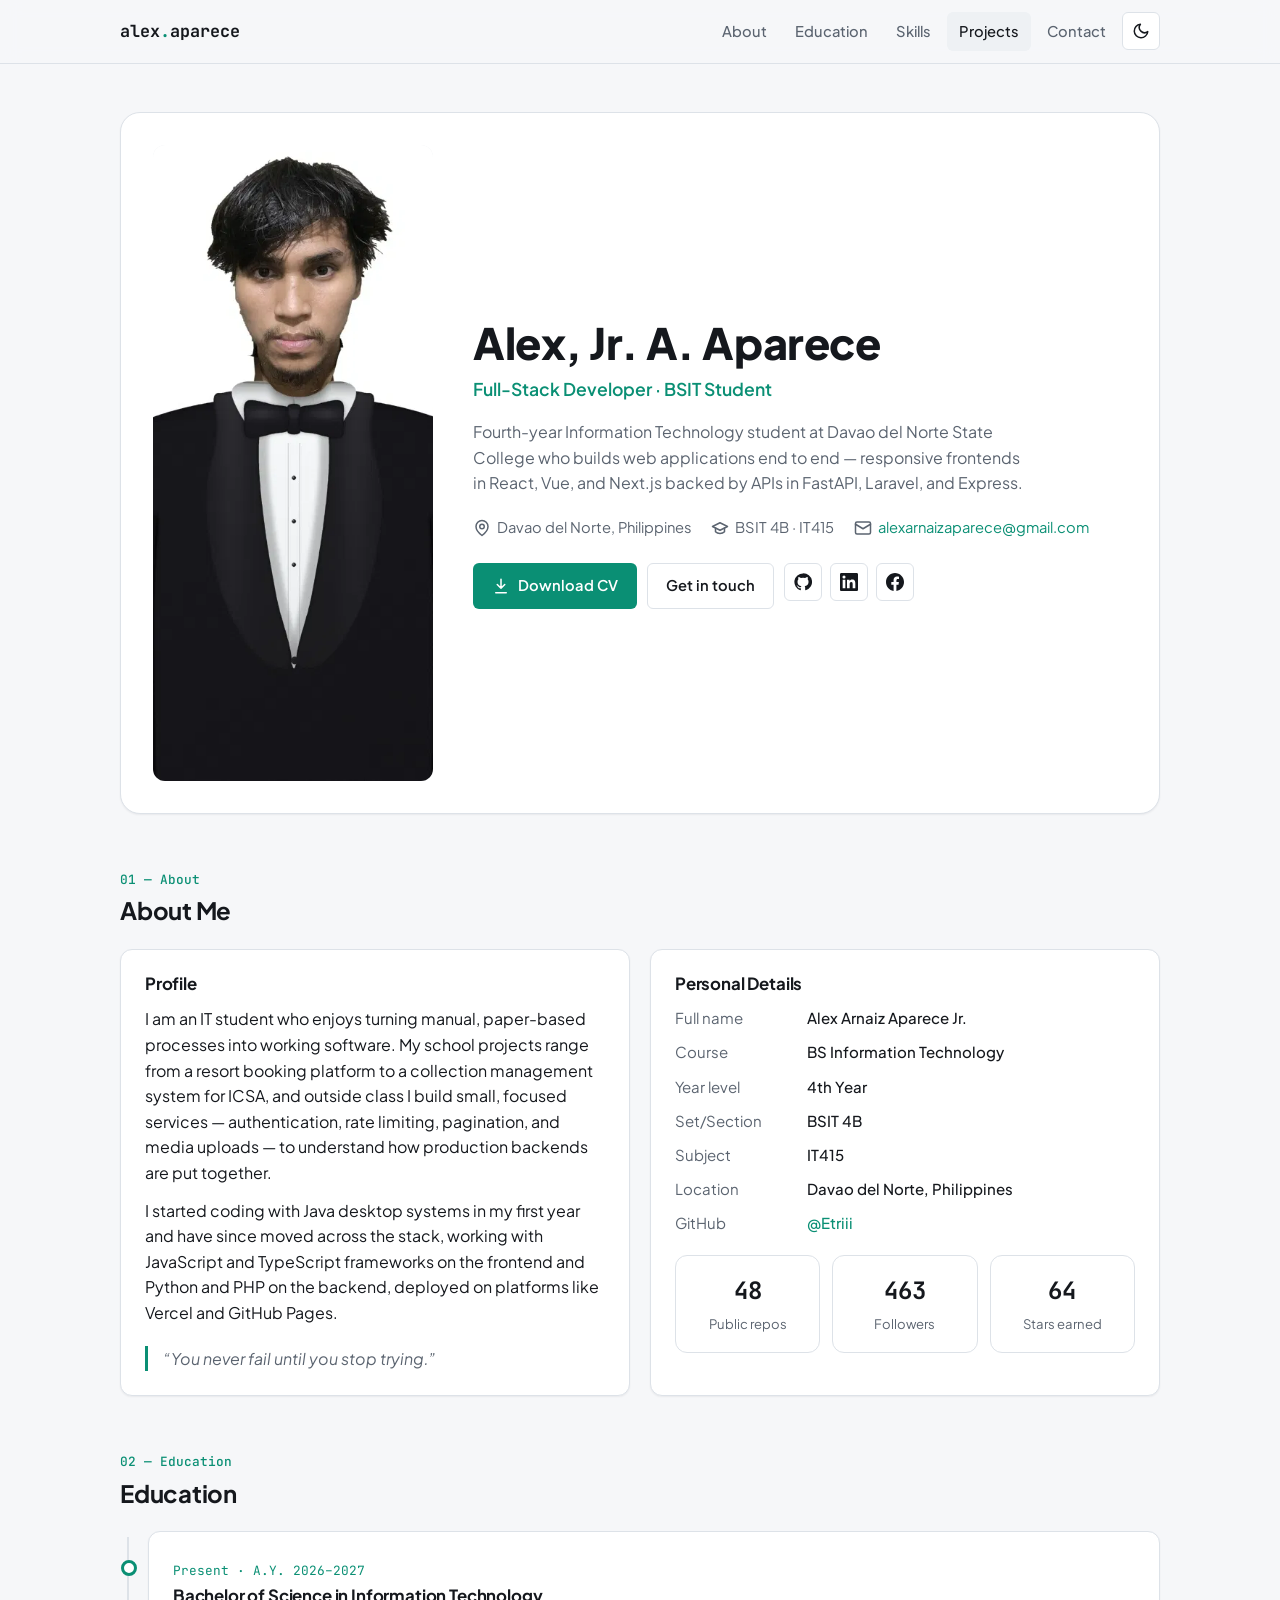
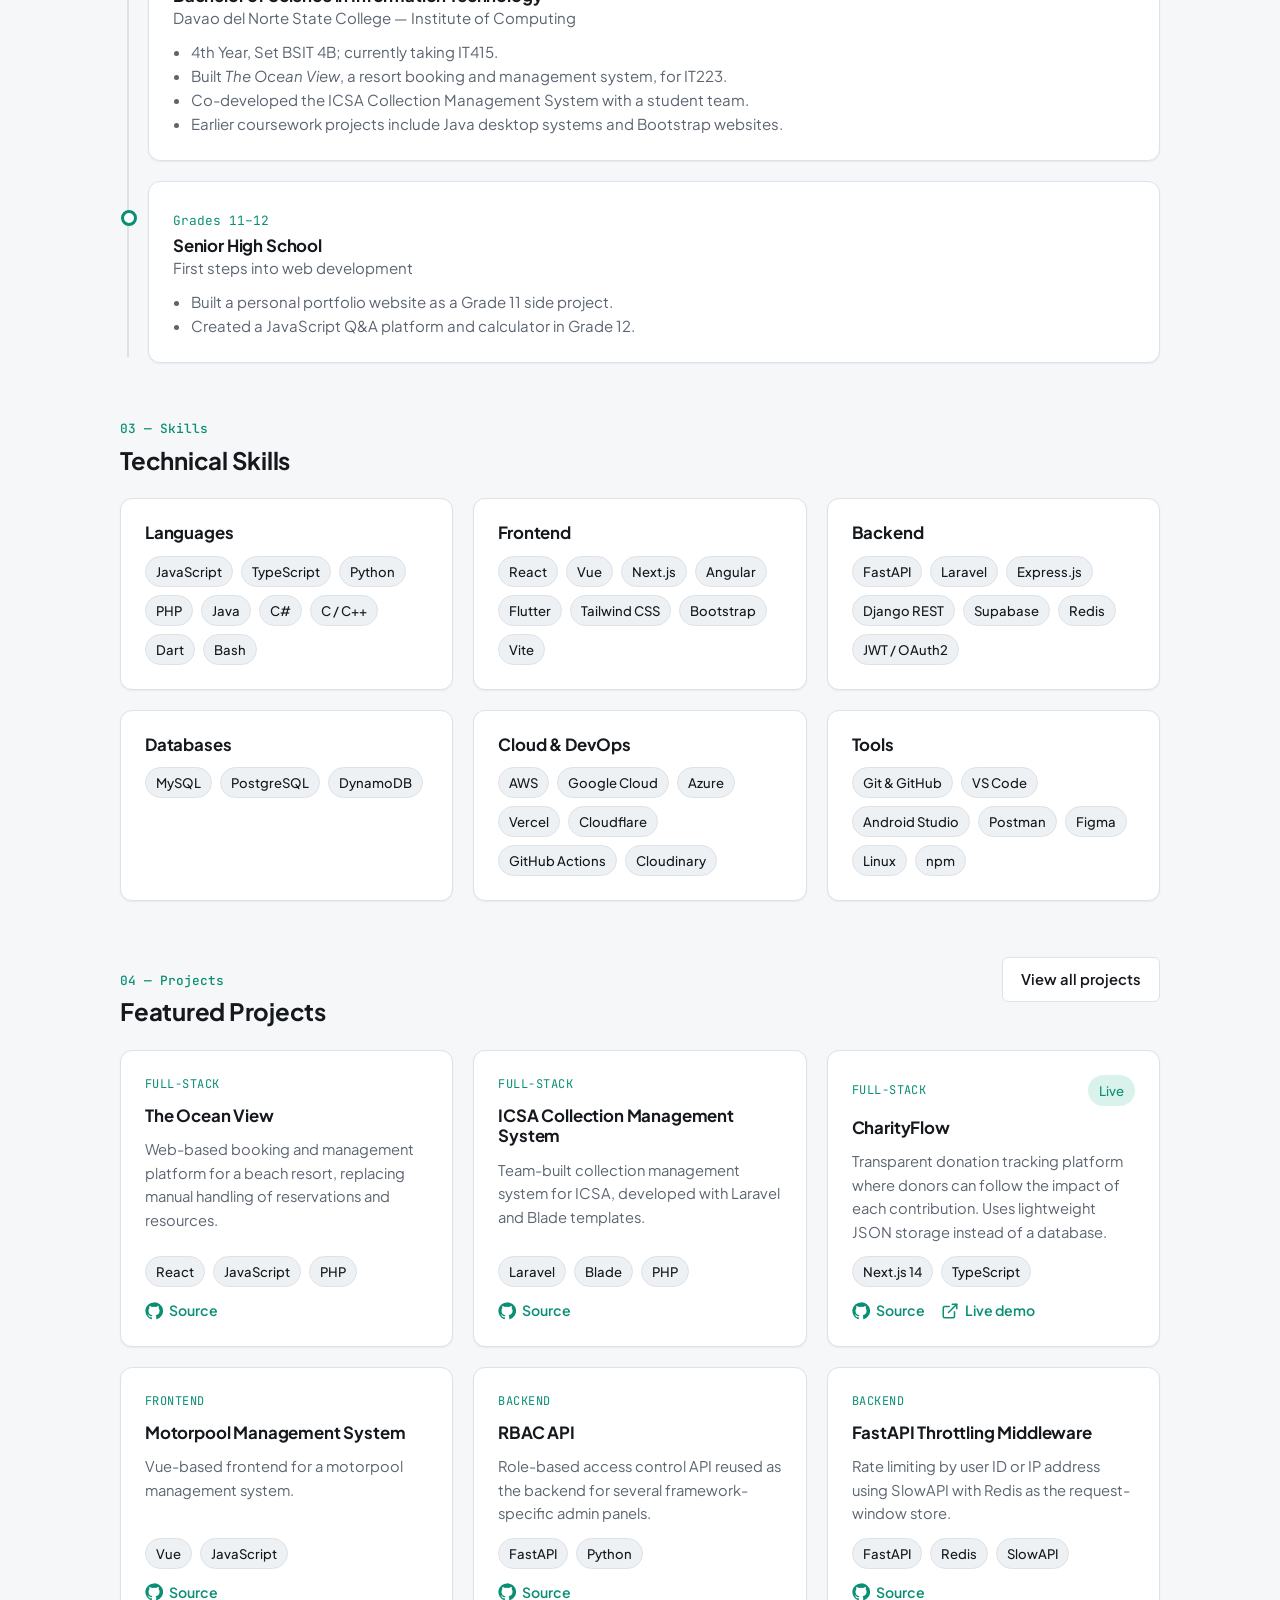
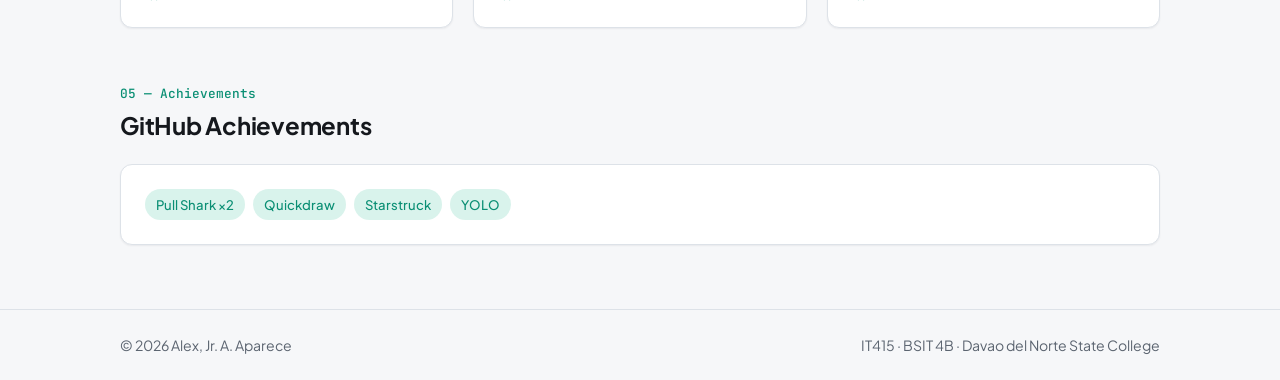
<file: index.html>
<!DOCTYPE html>
<html lang="en">
<head>
  <meta charset="UTF-8">
  <meta name="viewport" content="width=device-width, initial-scale=1.0">
  <meta name="description" content="Curriculum vitae of Alex, Jr. A. Aparece — BSIT student and full-stack developer from Davao del Norte, Philippines.">
  <title>Alex, Jr. A. Aparece | CV</title>

  <link rel="icon" href="assets/images/profile.png">
  <link rel="preconnect" href="https://fonts.googleapis.com">
  <link rel="preconnect" href="https://fonts.gstatic.com" crossorigin>
  <link rel="stylesheet" href="https://fonts.googleapis.com/css2?family=JetBrains+Mono:wght@500;700&family=Plus+Jakarta+Sans:wght@400;500;600;700;800&display=swap">

  <link rel="stylesheet" href="css/base.css">
  <link rel="stylesheet" href="css/layout.css">
  <link rel="stylesheet" href="css/components.css">
  <link rel="stylesheet" href="css/print.css">

  <script src="js/utils/theme.js"></script>
</head>
<body>
  <header class="site-header">
    <div class="container">
      <a class="brand" href="index.html">alex<span>.</span>aparece</a>

      <nav class="nav" aria-label="Primary">
        <ul class="nav__list" id="nav-list" data-nav-list>
          <li><a class="nav__link" href="#about">About</a></li>
          <li><a class="nav__link" href="#education">Education</a></li>
          <li><a class="nav__link" href="#skills">Skills</a></li>
          <li><a class="nav__link" href="#projects">Projects</a></li>
          <li><a class="nav__link" href="html/contact.html">Contact</a></li>
        </ul>

        <button class="icon-btn theme-toggle" type="button" aria-label="Toggle dark mode" data-theme-toggle>
          <svg class="icon icon--moon" viewBox="0 0 24 24" fill="none" stroke="currentColor" stroke-width="2" stroke-linecap="round" stroke-linejoin="round" aria-hidden="true"><path d="M21 12.8A9 9 0 1 1 11.2 3a7 7 0 0 0 9.8 9.8Z"/></svg>
          <svg class="icon icon--sun" viewBox="0 0 24 24" fill="none" stroke="currentColor" stroke-width="2" stroke-linecap="round" stroke-linejoin="round" aria-hidden="true"><circle cx="12" cy="12" r="4"/><path d="M12 2v2M12 20v2M4.9 4.9l1.4 1.4M17.7 17.7l1.4 1.4M2 12h2M20 12h2M4.9 19.1l1.4-1.4M17.7 6.3l1.4-1.4"/></svg>
        </button>
        <button class="icon-btn nav__toggle" type="button" aria-label="Open menu" aria-controls="nav-list" aria-expanded="false" data-nav-toggle>
          <svg class="icon" viewBox="0 0 24 24" fill="none" stroke="currentColor" stroke-width="2" stroke-linecap="round" aria-hidden="true"><path d="M4 6h16M4 12h16M4 18h16"/></svg>
        </button>
      </nav>
    </div>
  </header>

  <main>
    <!-- Profile -->
    <section class="hero container" aria-labelledby="profile-name">
      <div class="hero__card">
        <img class="hero__photo" src="assets/images/profile.png" alt="Portrait of Alex, Jr. A. Aparece in a black tuxedo" width="492" height="636">

        <div>
          <h1 class="hero__name" id="profile-name">Alex, Jr. A. Aparece</h1>
          <p class="hero__role">Full-Stack Developer &middot; BSIT Student</p>
          <p class="hero__summary">
            Fourth-year Information Technology student at Davao del Norte State College who builds
            web applications end to end &mdash; responsive frontends in React, Vue, and Next.js backed by
            APIs in FastAPI, Laravel, and Express.
          </p>

          <ul class="hero__meta">
            <li>
              <svg class="icon" viewBox="0 0 24 24" fill="none" stroke="currentColor" stroke-width="2" stroke-linecap="round" stroke-linejoin="round" aria-hidden="true"><path d="M20 10c0 6-8 12-8 12s-8-6-8-12a8 8 0 0 1 16 0Z"/><circle cx="12" cy="10" r="3"/></svg>
              Davao del Norte, Philippines
            </li>
            <li>
              <svg class="icon" viewBox="0 0 24 24" fill="none" stroke="currentColor" stroke-width="2" stroke-linecap="round" stroke-linejoin="round" aria-hidden="true"><path d="M22 10 12 5 2 10l10 5 10-5Z"/><path d="M6 12v5c3 3 9 3 12 0v-5"/></svg>
              BSIT 4B &middot; IT415
            </li>
            <li>
              <svg class="icon" viewBox="0 0 24 24" fill="none" stroke="currentColor" stroke-width="2" stroke-linecap="round" stroke-linejoin="round" aria-hidden="true"><rect x="2" y="4" width="20" height="16" rx="2"/><path d="m22 7-10 6L2 7"/></svg>
              <a href="mailto:alexarnaizaparece@gmail.com">alexarnaizaparece@gmail.com</a>
            </li>
          </ul>

          <div class="hero__actions">
            <button class="btn btn--primary" type="button" data-print>
              <svg class="icon" viewBox="0 0 24 24" fill="none" stroke="currentColor" stroke-width="2" stroke-linecap="round" stroke-linejoin="round" aria-hidden="true"><path d="M12 3v12M7 10l5 5 5-5M5 21h14"/></svg>
              Download CV
            </button>
            <a class="btn btn--ghost" href="html/contact.html">Get in touch</a>

            <div class="social-links">
              <a class="icon-btn" href="https://github.com/Etriii" target="_blank" rel="noopener noreferrer" aria-label="GitHub">
                <svg class="icon" viewBox="0 0 24 24" fill="currentColor" aria-hidden="true"><path d="M12 .5a11.5 11.5 0 0 0-3.64 22.41c.58.1.79-.25.79-.56v-2c-3.2.7-3.88-1.37-3.88-1.37-.52-1.33-1.28-1.69-1.28-1.69-1.05-.72.08-.7.08-.7 1.16.08 1.77 1.19 1.77 1.19 1.03 1.77 2.7 1.26 3.36.96.1-.75.4-1.26.73-1.55-2.55-.29-5.24-1.28-5.24-5.68 0-1.26.45-2.28 1.18-3.09-.12-.29-.51-1.46.11-3.04 0 0 .97-.31 3.17 1.18a11 11 0 0 1 5.77 0c2.2-1.49 3.17-1.18 3.17-1.18.62 1.58.23 2.75.11 3.04.74.81 1.18 1.83 1.18 3.09 0 4.41-2.69 5.38-5.26 5.67.41.36.78 1.06.78 2.14v3.17c0 .31.21.67.8.56A11.5 11.5 0 0 0 12 .5Z"/></svg>
              </a>
              <a class="icon-btn" href="https://www.linkedin.com/in/alexaparecejr/" target="_blank" rel="noopener noreferrer" aria-label="LinkedIn">
                <svg class="icon" viewBox="0 0 24 24" fill="currentColor" aria-hidden="true"><path d="M20.45 20.45h-3.56v-5.57c0-1.33-.02-3.04-1.85-3.04-1.85 0-2.14 1.45-2.14 2.94v5.67H9.35V9h3.41v1.56h.05c.48-.9 1.64-1.85 3.37-1.85 3.6 0 4.27 2.37 4.27 5.46v6.28ZM5.34 7.43a2.06 2.06 0 1 1 0-4.13 2.06 2.06 0 0 1 0 4.13ZM7.12 20.45H3.56V9h3.56v11.45ZM22.22 0H1.77C.79 0 0 .77 0 1.73v20.54C0 23.23.79 24 1.77 24h20.45c.98 0 1.78-.77 1.78-1.73V1.73C24 .77 23.2 0 22.22 0Z"/></svg>
              </a>
              <a class="icon-btn" href="https://www.facebook.com/alexaparecejr" target="_blank" rel="noopener noreferrer" aria-label="Facebook">
                <svg class="icon" viewBox="0 0 24 24" fill="currentColor" aria-hidden="true"><path d="M24 12.07C24 5.4 18.63 0 12 0S0 5.4 0 12.07C0 18.1 4.39 23.1 10.13 24v-8.44H7.08v-3.49h3.05V9.41c0-3.02 1.79-4.69 4.53-4.69 1.31 0 2.68.23 2.68.23v2.97h-1.51c-1.49 0-1.96.93-1.96 1.89v2.26h3.33l-.53 3.49h-2.8V24C19.61 23.1 24 18.1 24 12.07Z"/></svg>
              </a>
            </div>
          </div>
        </div>
      </div>
    </section>

    <!-- About -->
    <section class="section container" id="about" aria-labelledby="about-title">
      <div class="section__header">
        <div>
          <span class="section__eyebrow">01 &mdash; About</span>
          <h2 class="section__title" id="about-title">About Me</h2>
        </div>
      </div>

      <div class="grid grid--2">
        <article class="card">
          <h3 class="card__title">Profile</h3>
          <p>
            I am an IT student who enjoys turning manual, paper-based processes into working software.
            My school projects range from a resort booking platform to a collection management system for ICSA,
            and outside class I build small, focused services &mdash; authentication, rate limiting,
            pagination, and media uploads &mdash; to understand how production backends are put together.
          </p>
          <p>
            I started coding with Java desktop systems in my first year and have since moved across the
            stack, working with JavaScript and TypeScript frameworks on the frontend and Python and PHP on
            the backend, deployed on platforms like Vercel and GitHub Pages.
          </p>
          <blockquote class="quote">&ldquo;You never fail until you stop trying.&rdquo;</blockquote>
        </article>

        <article class="card">
          <h3 class="card__title">Personal Details</h3>
          <dl class="details">
            <div><dt>Full name</dt><dd>Alex Arnaiz Aparece Jr.</dd></div>
            <div><dt>Course</dt><dd>BS Information Technology</dd></div>
            <div><dt>Year level</dt><dd>4th Year</dd></div>
            <div><dt>Set/Section</dt><dd>BSIT 4B</dd></div>
            <div><dt>Subject</dt><dd>IT415</dd></div>
            <div><dt>Location</dt><dd>Davao del Norte, Philippines</dd></div>
            <div><dt>GitHub</dt><dd><a href="https://github.com/Etriii" target="_blank" rel="noopener noreferrer">@Etriii</a></dd></div>
          </dl>

          <div class="stats" aria-label="GitHub statistics">
            <div class="stat">
              <span class="stat__value" data-github-stat="repos">48</span>
              <span class="stat__label">Public repos</span>
            </div>
            <div class="stat">
              <span class="stat__value" data-github-stat="followers">463</span>
              <span class="stat__label">Followers</span>
            </div>
            <div class="stat">
              <span class="stat__value" data-github-stat="stars">64</span>
              <span class="stat__label">Stars earned</span>
            </div>
          </div>
        </article>
      </div>
    </section>

    <!-- Education -->
    <section class="section container" id="education" aria-labelledby="education-title">
      <div class="section__header">
        <div>
          <span class="section__eyebrow">02 &mdash; Education</span>
          <h2 class="section__title" id="education-title">Education</h2>
        </div>
      </div>

      <ol class="timeline">
        <li class="timeline__item card">
          <span class="timeline__period">Present &middot; A.Y. 2026&ndash;2027</span>
          <h3 class="timeline__title">Bachelor of Science in Information Technology</h3>
          <p class="timeline__subtitle">Davao del Norte State College &mdash; Institute of Computing</p>
          <ul class="timeline__points">
            <li>4th Year, Set BSIT 4B; currently taking IT415.</li>
            <li>Built <em>The Ocean View</em>, a resort booking and management system, for IT223.</li>
            <li>Co-developed the ICSA Collection Management System with a student team.</li>
            <li>Earlier coursework projects include Java desktop systems and Bootstrap websites.</li>
          </ul>
        </li>
        <li class="timeline__item card">
          <span class="timeline__period">Grades 11&ndash;12</span>
          <h3 class="timeline__title">Senior High School</h3>
          <p class="timeline__subtitle">First steps into web development</p>
          <ul class="timeline__points">
            <li>Built a personal portfolio website as a Grade 11 side project.</li>
            <li>Created a JavaScript Q&amp;A platform and calculator in Grade 12.</li>
          </ul>
        </li>
      </ol>
    </section>

    <!-- Skills -->
    <section class="section container" id="skills" aria-labelledby="skills-title">
      <div class="section__header">
        <div>
          <span class="section__eyebrow">03 &mdash; Skills</span>
          <h2 class="section__title" id="skills-title">Technical Skills</h2>
        </div>
      </div>

      <div class="grid grid--3">
        <article class="card">
          <h3 class="card__title">Languages</h3>
          <ul class="chip-list">
            <li><span class="chip">JavaScript</span></li>
            <li><span class="chip">TypeScript</span></li>
            <li><span class="chip">Python</span></li>
            <li><span class="chip">PHP</span></li>
            <li><span class="chip">Java</span></li>
            <li><span class="chip">C#</span></li>
            <li><span class="chip">C / C++</span></li>
            <li><span class="chip">Dart</span></li>
            <li><span class="chip">Bash</span></li>
          </ul>
        </article>

        <article class="card">
          <h3 class="card__title">Frontend</h3>
          <ul class="chip-list">
            <li><span class="chip">React</span></li>
            <li><span class="chip">Vue</span></li>
            <li><span class="chip">Next.js</span></li>
            <li><span class="chip">Angular</span></li>
            <li><span class="chip">Flutter</span></li>
            <li><span class="chip">Tailwind CSS</span></li>
            <li><span class="chip">Bootstrap</span></li>
            <li><span class="chip">Vite</span></li>
          </ul>
        </article>

        <article class="card">
          <h3 class="card__title">Backend</h3>
          <ul class="chip-list">
            <li><span class="chip">FastAPI</span></li>
            <li><span class="chip">Laravel</span></li>
            <li><span class="chip">Express.js</span></li>
            <li><span class="chip">Django REST</span></li>
            <li><span class="chip">Supabase</span></li>
            <li><span class="chip">Redis</span></li>
            <li><span class="chip">JWT / OAuth2</span></li>
          </ul>
        </article>

        <article class="card">
          <h3 class="card__title">Databases</h3>
          <ul class="chip-list">
            <li><span class="chip">MySQL</span></li>
            <li><span class="chip">PostgreSQL</span></li>
            <li><span class="chip">DynamoDB</span></li>
          </ul>
        </article>

        <article class="card">
          <h3 class="card__title">Cloud &amp; DevOps</h3>
          <ul class="chip-list">
            <li><span class="chip">AWS</span></li>
            <li><span class="chip">Google Cloud</span></li>
            <li><span class="chip">Azure</span></li>
            <li><span class="chip">Vercel</span></li>
            <li><span class="chip">Cloudflare</span></li>
            <li><span class="chip">GitHub Actions</span></li>
            <li><span class="chip">Cloudinary</span></li>
          </ul>
        </article>

        <article class="card">
          <h3 class="card__title">Tools</h3>
          <ul class="chip-list">
            <li><span class="chip">Git &amp; GitHub</span></li>
            <li><span class="chip">VS Code</span></li>
            <li><span class="chip">Android Studio</span></li>
            <li><span class="chip">Postman</span></li>
            <li><span class="chip">Figma</span></li>
            <li><span class="chip">Linux</span></li>
            <li><span class="chip">npm</span></li>
          </ul>
        </article>
      </div>
    </section>

    <!-- Featured projects -->
    <section class="section container" id="projects" aria-labelledby="projects-title">
      <div class="section__header">
        <div>
          <span class="section__eyebrow">04 &mdash; Projects</span>
          <h2 class="section__title" id="projects-title">Featured Projects</h2>
        </div>
        <a class="btn btn--ghost no-print" href="html/projects.html">View all projects</a>
      </div>

      <div class="grid grid--3" data-featured-projects>
        <noscript>
          <p>Enable JavaScript to see featured projects, or browse them on <a href="https://github.com/Etriii?tab=repositories">GitHub</a>.</p>
        </noscript>
      </div>
    </section>

    <!-- Achievements -->
    <section class="section container" id="achievements" aria-labelledby="achievements-title">
      <div class="section__header">
        <div>
          <span class="section__eyebrow">05 &mdash; Achievements</span>
          <h2 class="section__title" id="achievements-title">GitHub Achievements</h2>
        </div>
      </div>

      <article class="card">
        <ul class="chip-list">
          <li><span class="chip chip--accent">Pull Shark &times;2</span></li>
          <li><span class="chip chip--accent">Quickdraw</span></li>
          <li><span class="chip chip--accent">Starstruck</span></li>
          <li><span class="chip chip--accent">YOLO</span></li>
        </ul>
      </article>
    </section>
  </main>

  <footer class="site-footer">
    <div class="container">
      <span>&copy; <span data-year>2026</span> Alex, Jr. A. Aparece</span>
      <span>IT415 &middot; BSIT 4B &middot; Davao del Norte State College</span>
    </div>
  </footer>

  <script src="js/data/projects.js" defer></script>
  <script src="js/services/github-api.js" defer></script>
  <script src="js/components/project-card.js" defer></script>
  <script src="js/utils/navigation.js" defer></script>
  <script src="js/pages/home.js" defer></script>
</body>
</html>
</file>
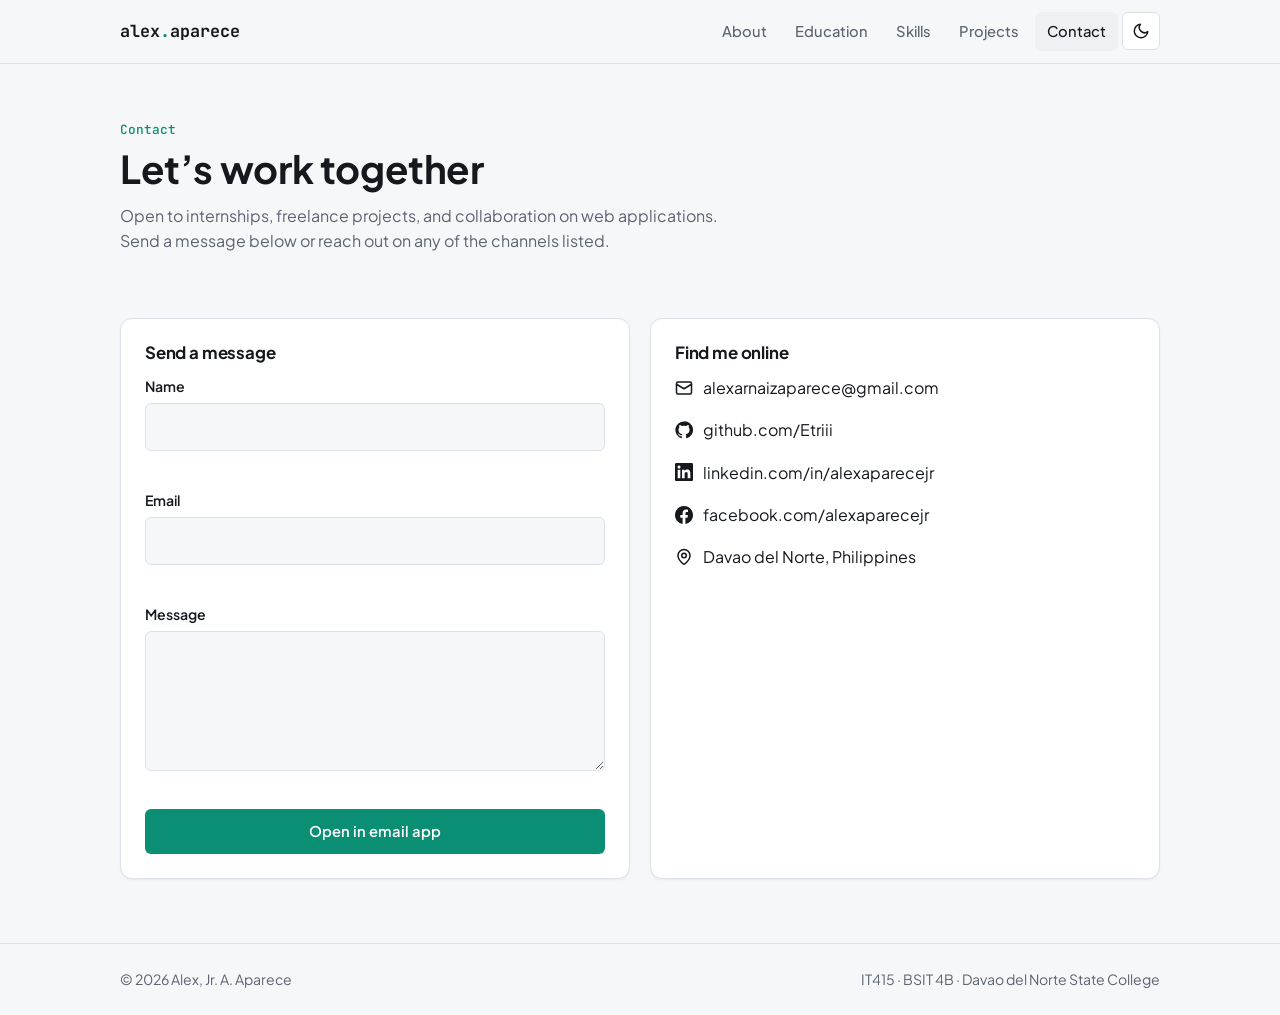
<file: html/contact.html>
<!DOCTYPE html>
<html lang="en">
<head>
  <meta charset="UTF-8">
  <meta name="viewport" content="width=device-width, initial-scale=1.0">
  <meta name="description" content="Get in touch with Alex, Jr. A. Aparece.">
  <title>Contact | Alex, Jr. A. Aparece</title>

  <link rel="icon" href="../assets/images/profile.png">
  <link rel="preconnect" href="https://fonts.googleapis.com">
  <link rel="preconnect" href="https://fonts.gstatic.com" crossorigin>
  <link rel="stylesheet" href="https://fonts.googleapis.com/css2?family=JetBrains+Mono:wght@500;700&family=Plus+Jakarta+Sans:wght@400;500;600;700;800&display=swap">

  <link rel="stylesheet" href="../css/base.css">
  <link rel="stylesheet" href="../css/layout.css">
  <link rel="stylesheet" href="../css/components.css">
  <link rel="stylesheet" href="../css/print.css">

  <script src="../js/utils/theme.js"></script>
</head>
<body>
  <header class="site-header">
    <div class="container">
      <a class="brand" href="../index.html">alex<span>.</span>aparece</a>

      <nav class="nav" aria-label="Primary">
        <ul class="nav__list" id="nav-list" data-nav-list>
          <li><a class="nav__link" href="../index.html#about">About</a></li>
          <li><a class="nav__link" href="../index.html#education">Education</a></li>
          <li><a class="nav__link" href="../index.html#skills">Skills</a></li>
          <li><a class="nav__link" href="projects.html">Projects</a></li>
          <li><a class="nav__link is-active" href="contact.html" aria-current="page">Contact</a></li>
        </ul>

        <button class="icon-btn theme-toggle" type="button" aria-label="Toggle dark mode" data-theme-toggle>
          <svg class="icon icon--moon" viewBox="0 0 24 24" fill="none" stroke="currentColor" stroke-width="2" stroke-linecap="round" stroke-linejoin="round" aria-hidden="true"><path d="M21 12.8A9 9 0 1 1 11.2 3a7 7 0 0 0 9.8 9.8Z"/></svg>
          <svg class="icon icon--sun" viewBox="0 0 24 24" fill="none" stroke="currentColor" stroke-width="2" stroke-linecap="round" stroke-linejoin="round" aria-hidden="true"><circle cx="12" cy="12" r="4"/><path d="M12 2v2M12 20v2M4.9 4.9l1.4 1.4M17.7 17.7l1.4 1.4M2 12h2M20 12h2M4.9 19.1l1.4-1.4M17.7 6.3l1.4-1.4"/></svg>
        </button>
        <button class="icon-btn nav__toggle" type="button" aria-label="Open menu" aria-controls="nav-list" aria-expanded="false" data-nav-toggle>
          <svg class="icon" viewBox="0 0 24 24" fill="none" stroke="currentColor" stroke-width="2" stroke-linecap="round" aria-hidden="true"><path d="M4 6h16M4 12h16M4 18h16"/></svg>
        </button>
      </nav>
    </div>
  </header>

  <main class="container">
    <section class="page-intro" aria-labelledby="contact-title">
      <span class="section__eyebrow">Contact</span>
      <h1 id="contact-title">Let&rsquo;s work together</h1>
      <p>
        Open to internships, freelance projects, and collaboration on web applications.
        Send a message below or reach out on any of the channels listed.
      </p>
    </section>

    <div class="grid grid--2 section">
      <article class="card">
        <h2 class="card__title">Send a message</h2>
        <form class="form" novalidate data-contact-form>
          <div class="form__field">
            <label class="form__label" for="name">Name</label>
            <input class="form__input" id="name" name="name" type="text" autocomplete="name" required>
            <span class="form__error" data-error-for="name" aria-live="polite"></span>
          </div>
          <div class="form__field">
            <label class="form__label" for="email">Email</label>
            <input class="form__input" id="email" name="email" type="email" autocomplete="email" required>
            <span class="form__error" data-error-for="email" aria-live="polite"></span>
          </div>
          <div class="form__field">
            <label class="form__label" for="message">Message</label>
            <textarea class="form__input" id="message" name="message" required></textarea>
            <span class="form__error" data-error-for="message" aria-live="polite"></span>
          </div>
          <button class="btn btn--primary" type="submit">Open in email app</button>
        </form>
      </article>

      <article class="card">
        <h2 class="card__title">Find me online</h2>
        <ul class="contact-list">
          <li>
            <a href="mailto:alexarnaizaparece@gmail.com">
              <svg class="icon" viewBox="0 0 24 24" fill="none" stroke="currentColor" stroke-width="2" stroke-linecap="round" stroke-linejoin="round" aria-hidden="true"><rect x="2" y="4" width="20" height="16" rx="2"/><path d="m22 7-10 6L2 7"/></svg>
              alexarnaizaparece@gmail.com
            </a>
          </li>
          <li>
            <a href="https://github.com/Etriii" target="_blank" rel="noopener noreferrer">
              <svg class="icon" viewBox="0 0 24 24" fill="currentColor" aria-hidden="true"><path d="M12 .5a11.5 11.5 0 0 0-3.64 22.41c.58.1.79-.25.79-.56v-2c-3.2.7-3.88-1.37-3.88-1.37-.52-1.33-1.28-1.69-1.28-1.69-1.05-.72.08-.7.08-.7 1.16.08 1.77 1.19 1.77 1.19 1.03 1.77 2.7 1.26 3.36.96.1-.75.4-1.26.73-1.55-2.55-.29-5.24-1.28-5.24-5.68 0-1.26.45-2.28 1.18-3.09-.12-.29-.51-1.46.11-3.04 0 0 .97-.31 3.17 1.18a11 11 0 0 1 5.77 0c2.2-1.49 3.17-1.18 3.17-1.18.62 1.58.23 2.75.11 3.04.74.81 1.18 1.83 1.18 3.09 0 4.41-2.69 5.38-5.26 5.67.41.36.78 1.06.78 2.14v3.17c0 .31.21.67.8.56A11.5 11.5 0 0 0 12 .5Z"/></svg>
              github.com/Etriii
            </a>
          </li>
          <li>
            <a href="https://www.linkedin.com/in/alexaparecejr/" target="_blank" rel="noopener noreferrer">
              <svg class="icon" viewBox="0 0 24 24" fill="currentColor" aria-hidden="true"><path d="M20.45 20.45h-3.56v-5.57c0-1.33-.02-3.04-1.85-3.04-1.85 0-2.14 1.45-2.14 2.94v5.67H9.35V9h3.41v1.56h.05c.48-.9 1.64-1.85 3.37-1.85 3.6 0 4.27 2.37 4.27 5.46v6.28ZM5.34 7.43a2.06 2.06 0 1 1 0-4.13 2.06 2.06 0 0 1 0 4.13ZM7.12 20.45H3.56V9h3.56v11.45ZM22.22 0H1.77C.79 0 0 .77 0 1.73v20.54C0 23.23.79 24 1.77 24h20.45c.98 0 1.78-.77 1.78-1.73V1.73C24 .77 23.2 0 22.22 0Z"/></svg>
              linkedin.com/in/alexaparecejr
            </a>
          </li>
          <li>
            <a href="https://www.facebook.com/alexaparecejr" target="_blank" rel="noopener noreferrer">
              <svg class="icon" viewBox="0 0 24 24" fill="currentColor" aria-hidden="true"><path d="M24 12.07C24 5.4 18.63 0 12 0S0 5.4 0 12.07C0 18.1 4.39 23.1 10.13 24v-8.44H7.08v-3.49h3.05V9.41c0-3.02 1.79-4.69 4.53-4.69 1.31 0 2.68.23 2.68.23v2.97h-1.51c-1.49 0-1.96.93-1.96 1.89v2.26h3.33l-.53 3.49h-2.8V24C19.61 23.1 24 18.1 24 12.07Z"/></svg>
              facebook.com/alexaparecejr
            </a>
          </li>
          <li>
            <span>
              <svg class="icon" viewBox="0 0 24 24" fill="none" stroke="currentColor" stroke-width="2" stroke-linecap="round" stroke-linejoin="round" aria-hidden="true"><path d="M20 10c0 6-8 12-8 12s-8-6-8-12a8 8 0 0 1 16 0Z"/><circle cx="12" cy="10" r="3"/></svg>
              Davao del Norte, Philippines
            </span>
          </li>
        </ul>
      </article>
    </div>
  </main>

  <footer class="site-footer">
    <div class="container">
      <span>&copy; <span data-year>2026</span> Alex, Jr. A. Aparece</span>
      <span>IT415 &middot; BSIT 4B &middot; Davao del Norte State College</span>
    </div>
  </footer>

  <script src="../js/utils/navigation.js" defer></script>
  <script src="../js/pages/contact.js" defer></script>
</body>
</html>
</file>
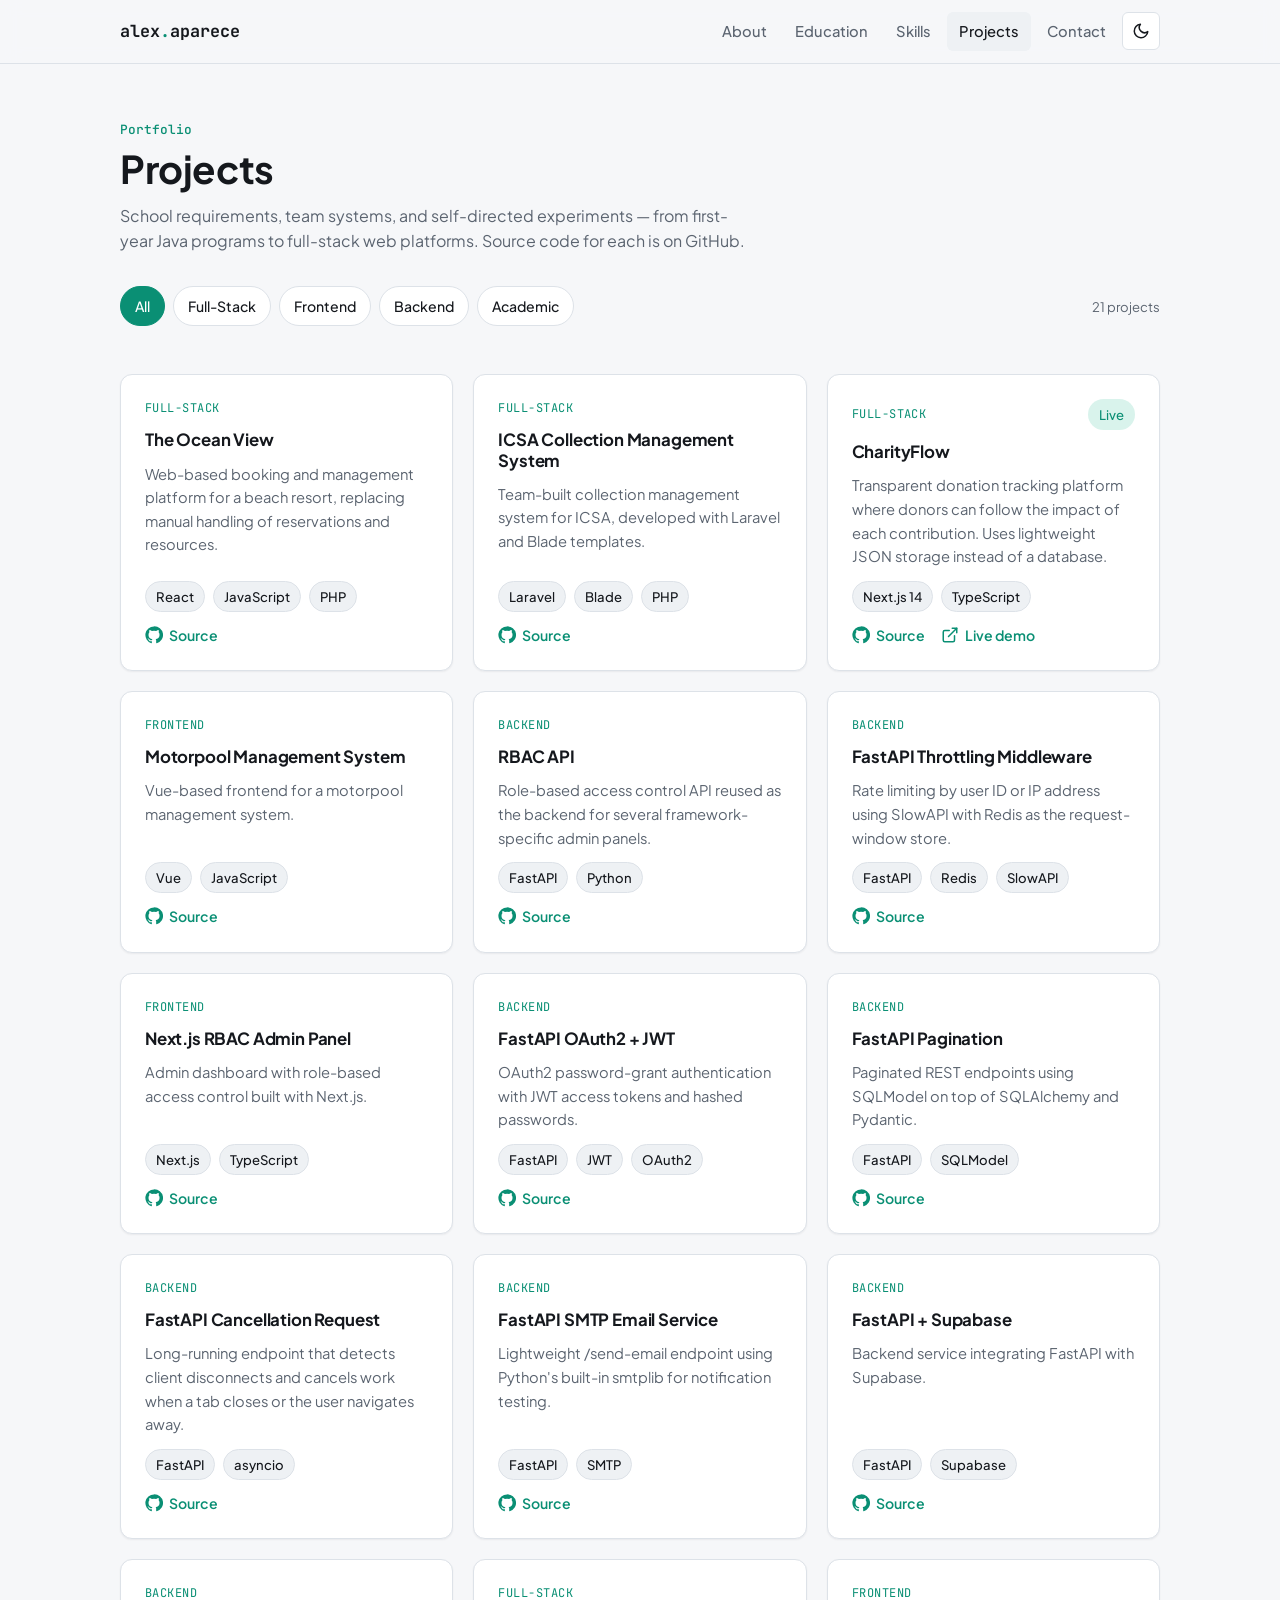
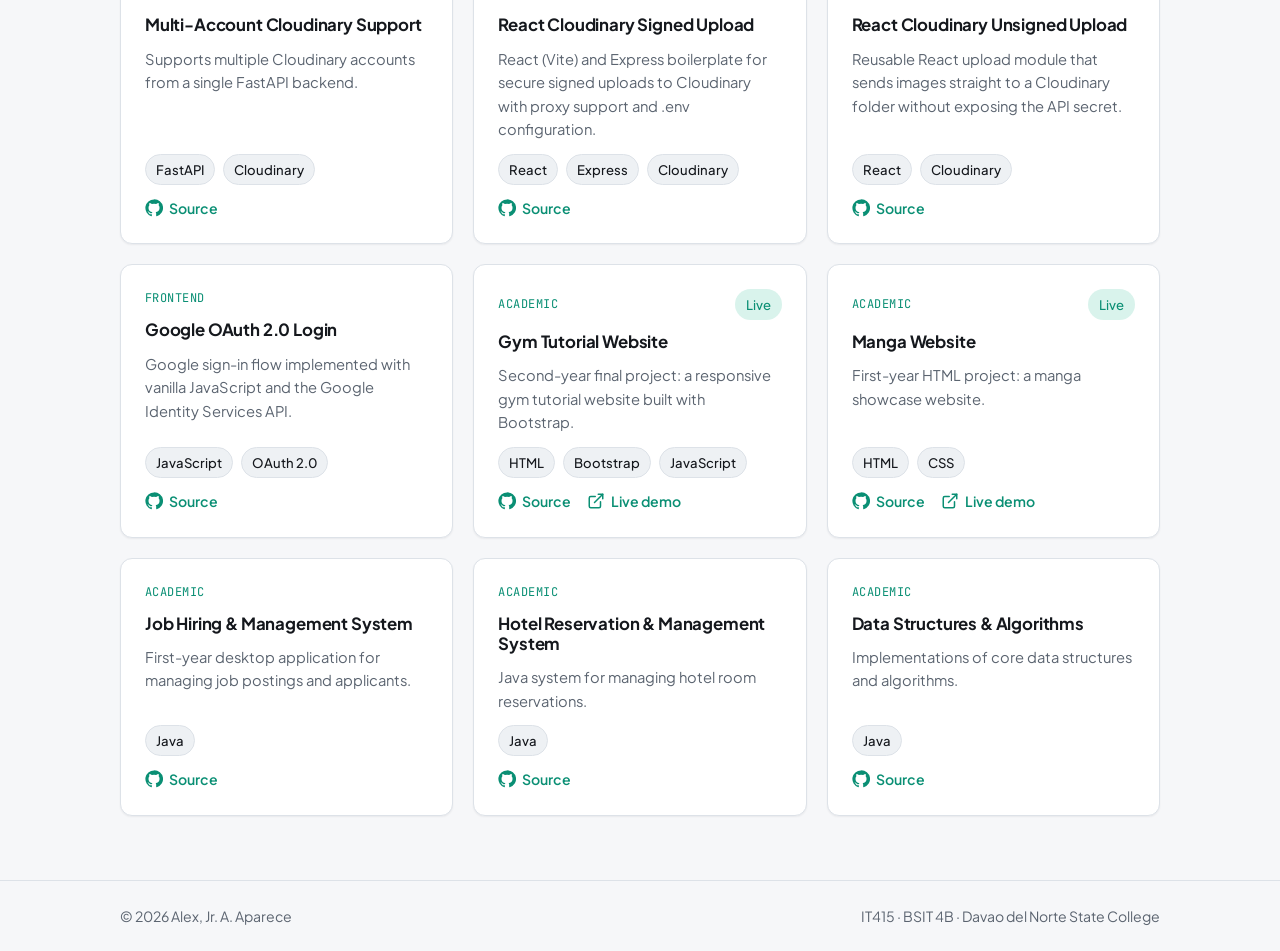
<file: html/projects.html>
<!DOCTYPE html>
<html lang="en">
<head>
  <meta charset="UTF-8">
  <meta name="viewport" content="width=device-width, initial-scale=1.0">
  <meta name="description" content="Academic and personal software projects by Alex, Jr. A. Aparece.">
  <title>Projects | Alex, Jr. A. Aparece</title>

  <link rel="icon" href="../assets/images/profile.png">
  <link rel="preconnect" href="https://fonts.googleapis.com">
  <link rel="preconnect" href="https://fonts.gstatic.com" crossorigin>
  <link rel="stylesheet" href="https://fonts.googleapis.com/css2?family=JetBrains+Mono:wght@500;700&family=Plus+Jakarta+Sans:wght@400;500;600;700;800&display=swap">

  <link rel="stylesheet" href="../css/base.css">
  <link rel="stylesheet" href="../css/layout.css">
  <link rel="stylesheet" href="../css/components.css">
  <link rel="stylesheet" href="../css/print.css">

  <script src="../js/utils/theme.js"></script>
</head>
<body>
  <header class="site-header">
    <div class="container">
      <a class="brand" href="../index.html">alex<span>.</span>aparece</a>

      <nav class="nav" aria-label="Primary">
        <ul class="nav__list" id="nav-list" data-nav-list>
          <li><a class="nav__link" href="../index.html#about">About</a></li>
          <li><a class="nav__link" href="../index.html#education">Education</a></li>
          <li><a class="nav__link" href="../index.html#skills">Skills</a></li>
          <li><a class="nav__link is-active" href="projects.html" aria-current="page">Projects</a></li>
          <li><a class="nav__link" href="contact.html">Contact</a></li>
        </ul>

        <button class="icon-btn theme-toggle" type="button" aria-label="Toggle dark mode" data-theme-toggle>
          <svg class="icon icon--moon" viewBox="0 0 24 24" fill="none" stroke="currentColor" stroke-width="2" stroke-linecap="round" stroke-linejoin="round" aria-hidden="true"><path d="M21 12.8A9 9 0 1 1 11.2 3a7 7 0 0 0 9.8 9.8Z"/></svg>
          <svg class="icon icon--sun" viewBox="0 0 24 24" fill="none" stroke="currentColor" stroke-width="2" stroke-linecap="round" stroke-linejoin="round" aria-hidden="true"><circle cx="12" cy="12" r="4"/><path d="M12 2v2M12 20v2M4.9 4.9l1.4 1.4M17.7 17.7l1.4 1.4M2 12h2M20 12h2M4.9 19.1l1.4-1.4M17.7 6.3l1.4-1.4"/></svg>
        </button>
        <button class="icon-btn nav__toggle" type="button" aria-label="Open menu" aria-controls="nav-list" aria-expanded="false" data-nav-toggle>
          <svg class="icon" viewBox="0 0 24 24" fill="none" stroke="currentColor" stroke-width="2" stroke-linecap="round" aria-hidden="true"><path d="M4 6h16M4 12h16M4 18h16"/></svg>
        </button>
      </nav>
    </div>
  </header>

  <main class="container">
    <section class="page-intro" aria-labelledby="projects-title">
      <span class="section__eyebrow">Portfolio</span>
      <h1 id="projects-title">Projects</h1>
      <p>
        School requirements, team systems, and self-directed experiments &mdash; from first-year Java
        programs to full-stack web platforms. Source code for each is on GitHub.
      </p>
    </section>

    <div class="section__header">
      <div class="filter-bar" role="group" aria-label="Filter projects by category" data-filter-bar></div>
      <span class="stat__label" data-project-count aria-live="polite"></span>
    </div>

    <div class="grid grid--3" data-project-grid>
      <noscript>
        <p>Enable JavaScript to see the project list, or browse them on <a href="https://github.com/Etriii?tab=repositories">GitHub</a>.</p>
      </noscript>
    </div>
  </main>

  <footer class="site-footer">
    <div class="container">
      <span>&copy; <span data-year>2026</span> Alex, Jr. A. Aparece</span>
      <span>IT415 &middot; BSIT 4B &middot; Davao del Norte State College</span>
    </div>
  </footer>

  <script src="../js/data/projects.js" defer></script>
  <script src="../js/components/project-card.js" defer></script>
  <script src="../js/utils/navigation.js" defer></script>
  <script src="../js/pages/projects.js" defer></script>
</body>
</html>
</file>
<file: css/base.css>
/* Design tokens, reset, and base typography shared by every page. */

:root {
  --color-bg: #f6f7f9;
  --color-surface: #ffffff;
  --color-surface-alt: #eef1f4;
  --color-text: #15181d;
  --color-text-muted: #5b6470;
  --color-border: #dde2e8;
  --color-accent: #0a8f74;
  --color-accent-soft: #d9f3ec;
  --color-accent-contrast: #ffffff;

  --font-sans: "Plus Jakarta Sans", system-ui, -apple-system, "Segoe UI", Roboto, sans-serif;
  --font-mono: "JetBrains Mono", ui-monospace, "Cascadia Code", Consolas, monospace;

  --radius-sm: 6px;
  --radius-md: 12px;
  --radius-lg: 20px;

  --shadow-sm: 0 1px 2px rgba(16, 24, 40, 0.06);
  --shadow-md: 0 8px 24px rgba(16, 24, 40, 0.08);

  --container: 1080px;
  --header-height: 64px;
  --transition: 180ms ease;

  color-scheme: light;
}

:root[data-theme="dark"] {
  --color-bg: #0d1014;
  --color-surface: #151a20;
  --color-surface-alt: #1c232b;
  --color-text: #e8ecf1;
  --color-text-muted: #98a3b1;
  --color-border: #262e38;
  --color-accent: #2fd4ad;
  --color-accent-soft: #123a31;
  --color-accent-contrast: #06140f;

  --shadow-sm: 0 1px 2px rgba(0, 0, 0, 0.4);
  --shadow-md: 0 8px 24px rgba(0, 0, 0, 0.35);

  color-scheme: dark;
}

*,
*::before,
*::after {
  box-sizing: border-box;
}

html {
  scroll-behavior: smooth;
  scroll-padding-top: calc(var(--header-height) + 16px);
}

body {
  margin: 0;
  font-family: var(--font-sans);
  font-size: 16px;
  line-height: 1.6;
  color: var(--color-text);
  background: var(--color-bg);
  -webkit-font-smoothing: antialiased;
  transition: background var(--transition), color var(--transition);
}

img {
  display: block;
  max-width: 100%;
}

a {
  color: var(--color-accent);
  text-decoration: none;
}

a:hover {
  text-decoration: underline;
}

h1,
h2,
h3,
h4 {
  margin: 0;
  line-height: 1.2;
  letter-spacing: -0.01em;
}

p {
  margin: 0;
}

ul,
ol {
  margin: 0;
  padding: 0;
  list-style: none;
}

button,
input,
textarea,
select {
  font: inherit;
  color: inherit;
}

:focus-visible {
  outline: 2px solid var(--color-accent);
  outline-offset: 2px;
}

.visually-hidden {
  position: absolute;
  width: 1px;
  height: 1px;
  overflow: hidden;
  clip: rect(0 0 0 0);
  white-space: nowrap;
}

@media (prefers-reduced-motion: reduce) {
  html {
    scroll-behavior: auto;
  }

  *,
  *::before,
  *::after {
    transition: none !important;
    animation: none !important;
  }
}
</file>
<file: css/layout.css>
/* Page-level structure: header, navigation, sections, grids, and footer. */

.container {
  width: 100%;
  max-width: var(--container);
  margin: 0 auto;
  padding-inline: 20px;
}

/* Header & navigation */

.site-header {
  position: sticky;
  top: 0;
  z-index: 50;
  height: var(--header-height);
  background: color-mix(in srgb, var(--color-bg) 85%, transparent);
  backdrop-filter: blur(10px);
  border-bottom: 1px solid var(--color-border);
}

.site-header .container {
  display: flex;
  align-items: center;
  justify-content: space-between;
  height: 100%;
  gap: 16px;
}

.brand {
  font-family: var(--font-mono);
  font-weight: 700;
  font-size: 1.05rem;
  color: var(--color-text);
}

.brand span {
  color: var(--color-accent);
}

.brand:hover {
  text-decoration: none;
}

.nav {
  display: flex;
  align-items: center;
  gap: 4px;
}

.nav__list {
  display: flex;
  gap: 4px;
}

.nav__link {
  display: block;
  padding: 8px 12px;
  border-radius: var(--radius-sm);
  font-size: 0.92rem;
  font-weight: 500;
  color: var(--color-text-muted);
  transition: color var(--transition), background var(--transition);
}

.nav__link:hover,
.nav__link.is-active {
  color: var(--color-text);
  background: var(--color-surface-alt);
  text-decoration: none;
}

.nav .nav__toggle {
  display: none;
}

@media (max-width: 760px) {
  .nav .nav__toggle {
    display: inline-flex;
  }

  .nav__list {
    position: absolute;
    top: var(--header-height);
    left: 0;
    right: 0;
    flex-direction: column;
    padding: 12px 20px 20px;
    background: var(--color-surface);
    border-bottom: 1px solid var(--color-border);
    box-shadow: var(--shadow-md);
    display: none;
  }

  .nav__list.is-open {
    display: flex;
  }
}

/* Sections */

main {
  padding-bottom: 64px;
}

.section {
  padding-top: 56px;
}

.section__header {
  display: flex;
  align-items: baseline;
  justify-content: space-between;
  gap: 16px;
  margin-bottom: 24px;
}

.section__title {
  font-size: 1.5rem;
  font-weight: 700;
}

.section__eyebrow {
  display: block;
  font-family: var(--font-mono);
  font-size: 0.8rem;
  font-weight: 500;
  color: var(--color-accent);
  margin-bottom: 6px;
}

.page-intro {
  padding-block: 56px 8px;
}

.page-intro h1 {
  font-size: clamp(1.8rem, 4vw, 2.4rem);
  margin-bottom: 10px;
}

.page-intro p {
  color: var(--color-text-muted);
  max-width: 640px;
}

/* Grids */

.grid {
  display: grid;
  gap: 20px;
}

.grid--2 {
  grid-template-columns: repeat(2, minmax(0, 1fr));
}

.grid--3 {
  grid-template-columns: repeat(3, minmax(0, 1fr));
}

@media (max-width: 900px) {
  .grid--3 {
    grid-template-columns: repeat(2, minmax(0, 1fr));
  }
}

@media (max-width: 640px) {
  .grid--2,
  .grid--3 {
    grid-template-columns: 1fr;
  }
}

/* Footer */

.site-footer {
  border-top: 1px solid var(--color-border);
  padding-block: 24px;
  font-size: 0.88rem;
  color: var(--color-text-muted);
}

.site-footer .container {
  display: flex;
  flex-wrap: wrap;
  justify-content: space-between;
  gap: 12px;
}
</file>
<file: css/components.css>
/* Reusable UI components: buttons, cards, chips, timeline, stats, forms. */

/* Buttons */

.btn {
  display: inline-flex;
  align-items: center;
  justify-content: center;
  gap: 8px;
  padding: 10px 18px;
  border: 1px solid transparent;
  border-radius: var(--radius-sm);
  font-size: 0.92rem;
  font-weight: 600;
  cursor: pointer;
  transition: background var(--transition), border-color var(--transition), transform var(--transition);
}

.btn:hover {
  text-decoration: none;
  transform: translateY(-1px);
}

.btn--primary {
  background: var(--color-accent);
  color: var(--color-accent-contrast);
}

.btn--ghost {
  background: var(--color-surface);
  border-color: var(--color-border);
  color: var(--color-text);
}

.btn--ghost:hover {
  border-color: var(--color-accent);
}

.icon-btn {
  display: inline-flex;
  align-items: center;
  justify-content: center;
  width: 38px;
  height: 38px;
  border: 1px solid var(--color-border);
  border-radius: var(--radius-sm);
  background: var(--color-surface);
  color: var(--color-text);
  cursor: pointer;
  transition: border-color var(--transition);
}

.icon-btn:hover {
  border-color: var(--color-accent);
  text-decoration: none;
}

.icon {
  width: 18px;
  height: 18px;
  flex-shrink: 0;
}

/* Theme toggle shows the icon for the theme it switches to. */
.theme-toggle .icon--sun,
:root[data-theme="dark"] .theme-toggle .icon--moon {
  display: none;
}

:root[data-theme="dark"] .theme-toggle .icon--sun {
  display: block;
}

/* Profile hero */

.hero {
  padding-top: 48px;
}

.hero__card {
  display: grid;
  grid-template-columns: 280px minmax(0, 1fr);
  gap: 40px;
  align-items: center;
  padding: 32px;
  background: var(--color-surface);
  border: 1px solid var(--color-border);
  border-radius: var(--radius-lg);
  box-shadow: var(--shadow-sm);
}

.hero__photo {
  width: 100%;
  aspect-ratio: 4 / 5;
  object-fit: cover;
  object-position: top;
  border-radius: var(--radius-md);
  background: var(--color-surface-alt);
}

.hero__name {
  font-size: clamp(1.9rem, 4.5vw, 2.7rem);
  font-weight: 800;
  margin-bottom: 6px;
}

.hero__role {
  font-size: 1.1rem;
  font-weight: 600;
  color: var(--color-accent);
  margin-bottom: 16px;
}

.hero__summary {
  color: var(--color-text-muted);
  margin-bottom: 20px;
  max-width: 560px;
}

.hero__meta {
  display: flex;
  flex-wrap: wrap;
  gap: 8px 20px;
  margin-bottom: 24px;
  font-size: 0.92rem;
  color: var(--color-text-muted);
}

.hero__meta li {
  min-width: 0;
  overflow-wrap: anywhere;
  display: inline-flex;
  align-items: center;
  gap: 6px;
}

.hero__actions {
  display: flex;
  flex-wrap: wrap;
  gap: 10px;
}

.social-links {
  display: flex;
  gap: 8px;
}

@media (max-width: 760px) {
  .hero__card {
    grid-template-columns: minmax(0, 1fr);
    gap: 24px;
    padding: 20px;
  }

  .hero__photo {
    max-width: 260px;
    margin: 0 auto;
  }
}

/* Cards */

.card {
  padding: 24px;
  background: var(--color-surface);
  border: 1px solid var(--color-border);
  border-radius: var(--radius-md);
  box-shadow: var(--shadow-sm);
}

.card__title {
  font-size: 1.05rem;
  font-weight: 700;
  margin-bottom: 12px;
}

.card p + p {
  margin-top: 12px;
}

.quote {
  margin: 20px 0 0;
  padding-left: 16px;
  border-left: 3px solid var(--color-accent);
  font-style: italic;
  color: var(--color-text-muted);
}

/* Key-value list used for personal details */

.details {
  display: grid;
  gap: 10px;
  margin: 0;
}

.details div {
  display: grid;
  grid-template-columns: 120px 1fr;
  gap: 12px;
  font-size: 0.94rem;
}

.details dt {
  color: var(--color-text-muted);
}

.details dd {
  margin: 0;
  font-weight: 500;
}

/* Stats */

.stats {
  display: grid;
  grid-template-columns: repeat(3, minmax(0, 1fr));
  gap: 12px;
  margin-top: 20px;
}

.stat {
  padding: 16px;
  text-align: center;
  background: var(--color-surface);
  border: 1px solid var(--color-border);
  border-radius: var(--radius-md);
}

.stat__value {
  display: block;
  font-family: var(--font-mono);
  font-size: 1.5rem;
  font-weight: 700;
  color: var(--color-text);
}

.stat__label {
  font-size: 0.82rem;
  color: var(--color-text-muted);
}

/* Timeline */

.timeline {
  position: relative;
  padding-left: 28px;
}

.timeline::before {
  content: "";
  position: absolute;
  left: 7px;
  top: 6px;
  bottom: 6px;
  width: 2px;
  background: var(--color-border);
}

.timeline__item {
  position: relative;
}

.timeline__item + .timeline__item {
  margin-top: 20px;
}

.timeline__item::before {
  content: "";
  position: absolute;
  left: -28px;
  top: 28px;
  width: 16px;
  height: 16px;
  border-radius: 50%;
  background: var(--color-surface);
  border: 3px solid var(--color-accent);
}

.timeline__period {
  display: inline-block;
  font-family: var(--font-mono);
  font-size: 0.8rem;
  color: var(--color-accent);
  margin-bottom: 4px;
}

.timeline__title {
  font-size: 1.05rem;
  font-weight: 700;
}

.timeline__subtitle {
  color: var(--color-text-muted);
  font-size: 0.94rem;
  margin-bottom: 10px;
}

.timeline__points {
  list-style: disc;
  padding-left: 18px;
  font-size: 0.94rem;
  color: var(--color-text-muted);
}

/* Chips */

.chip-list {
  display: flex;
  flex-wrap: wrap;
  gap: 8px;
}

.chip {
  display: inline-block;
  padding: 4px 10px;
  border-radius: 999px;
  font-size: 0.82rem;
  font-weight: 500;
  background: var(--color-surface-alt);
  color: var(--color-text);
  border: 1px solid var(--color-border);
}

.chip--accent {
  background: var(--color-accent-soft);
  border-color: transparent;
  color: var(--color-accent);
}

/* Project cards */

.project-card {
  display: flex;
  flex-direction: column;
  gap: 12px;
  height: 100%;
  transition: border-color var(--transition), transform var(--transition);
}

.project-card:hover {
  border-color: var(--color-accent);
  transform: translateY(-2px);
}

.project-card__top {
  display: flex;
  align-items: center;
  justify-content: space-between;
  gap: 8px;
}

.project-card__category {
  font-family: var(--font-mono);
  font-size: 0.75rem;
  text-transform: uppercase;
  letter-spacing: 0.04em;
  color: var(--color-accent);
}

.project-card__title {
  font-size: 1.05rem;
  font-weight: 700;
}

.project-card__desc {
  flex: 1;
  font-size: 0.92rem;
  color: var(--color-text-muted);
}

.project-card__links {
  display: flex;
  gap: 16px;
  font-size: 0.88rem;
  font-weight: 600;
}

.project-card__links a {
  display: inline-flex;
  align-items: center;
  gap: 6px;
}

/* Filter bar */

.filter-bar {
  display: flex;
  flex-wrap: wrap;
  gap: 8px;
  margin: 24px 0;
}

.filter-btn {
  padding: 8px 14px;
  border: 1px solid var(--color-border);
  border-radius: 999px;
  background: var(--color-surface);
  font-size: 0.88rem;
  font-weight: 500;
  cursor: pointer;
  transition: background var(--transition), border-color var(--transition), color var(--transition);
}

.filter-btn:hover {
  border-color: var(--color-accent);
}

.filter-btn.is-active {
  background: var(--color-accent);
  border-color: var(--color-accent);
  color: var(--color-accent-contrast);
}

.empty-state {
  padding: 40px;
  text-align: center;
  color: var(--color-text-muted);
}

/* Forms */

.form {
  display: grid;
  gap: 16px;
}

.form__field {
  display: grid;
  gap: 6px;
}

.form__label {
  font-size: 0.88rem;
  font-weight: 600;
}

.form__input {
  width: 100%;
  padding: 10px 12px;
  border: 1px solid var(--color-border);
  border-radius: var(--radius-sm);
  background: var(--color-bg);
  transition: border-color var(--transition);
}

.form__input:focus {
  outline: none;
  border-color: var(--color-accent);
}

textarea.form__input {
  min-height: 140px;
  resize: vertical;
}

.form__error {
  min-height: 1.2em;
  font-size: 0.82rem;
  color: #d64545;
}

.contact-list {
  display: grid;
  gap: 14px;
}

.contact-list a,
.contact-list span {
  display: inline-flex;
  align-items: center;
  gap: 10px;
  color: var(--color-text);
  word-break: break-word;
}
</file>
<file: css/print.css>
/* Print layout so the CV exports cleanly to paper or PDF. */

@media print {
  :root,
  :root[data-theme="dark"] {
    --color-bg: #ffffff;
    --color-surface: #ffffff;
    --color-surface-alt: #f2f4f6;
    --color-text: #111111;
    --color-text-muted: #444444;
    --color-border: #d0d5db;
    --color-accent: #0a6f5a;
    --color-accent-soft: #e6f4f0;
  }

  body {
    font-size: 11pt;
  }

  .site-header,
  .site-footer,
  .hero__actions,
  .no-print {
    display: none !important;
  }

  .section {
    padding-top: 20px;
    break-inside: avoid;
  }

  .card,
  .hero__card,
  .stat {
    box-shadow: none;
  }

  .project-card:hover {
    transform: none;
  }

  a {
    color: inherit;
  }
}
</file>
